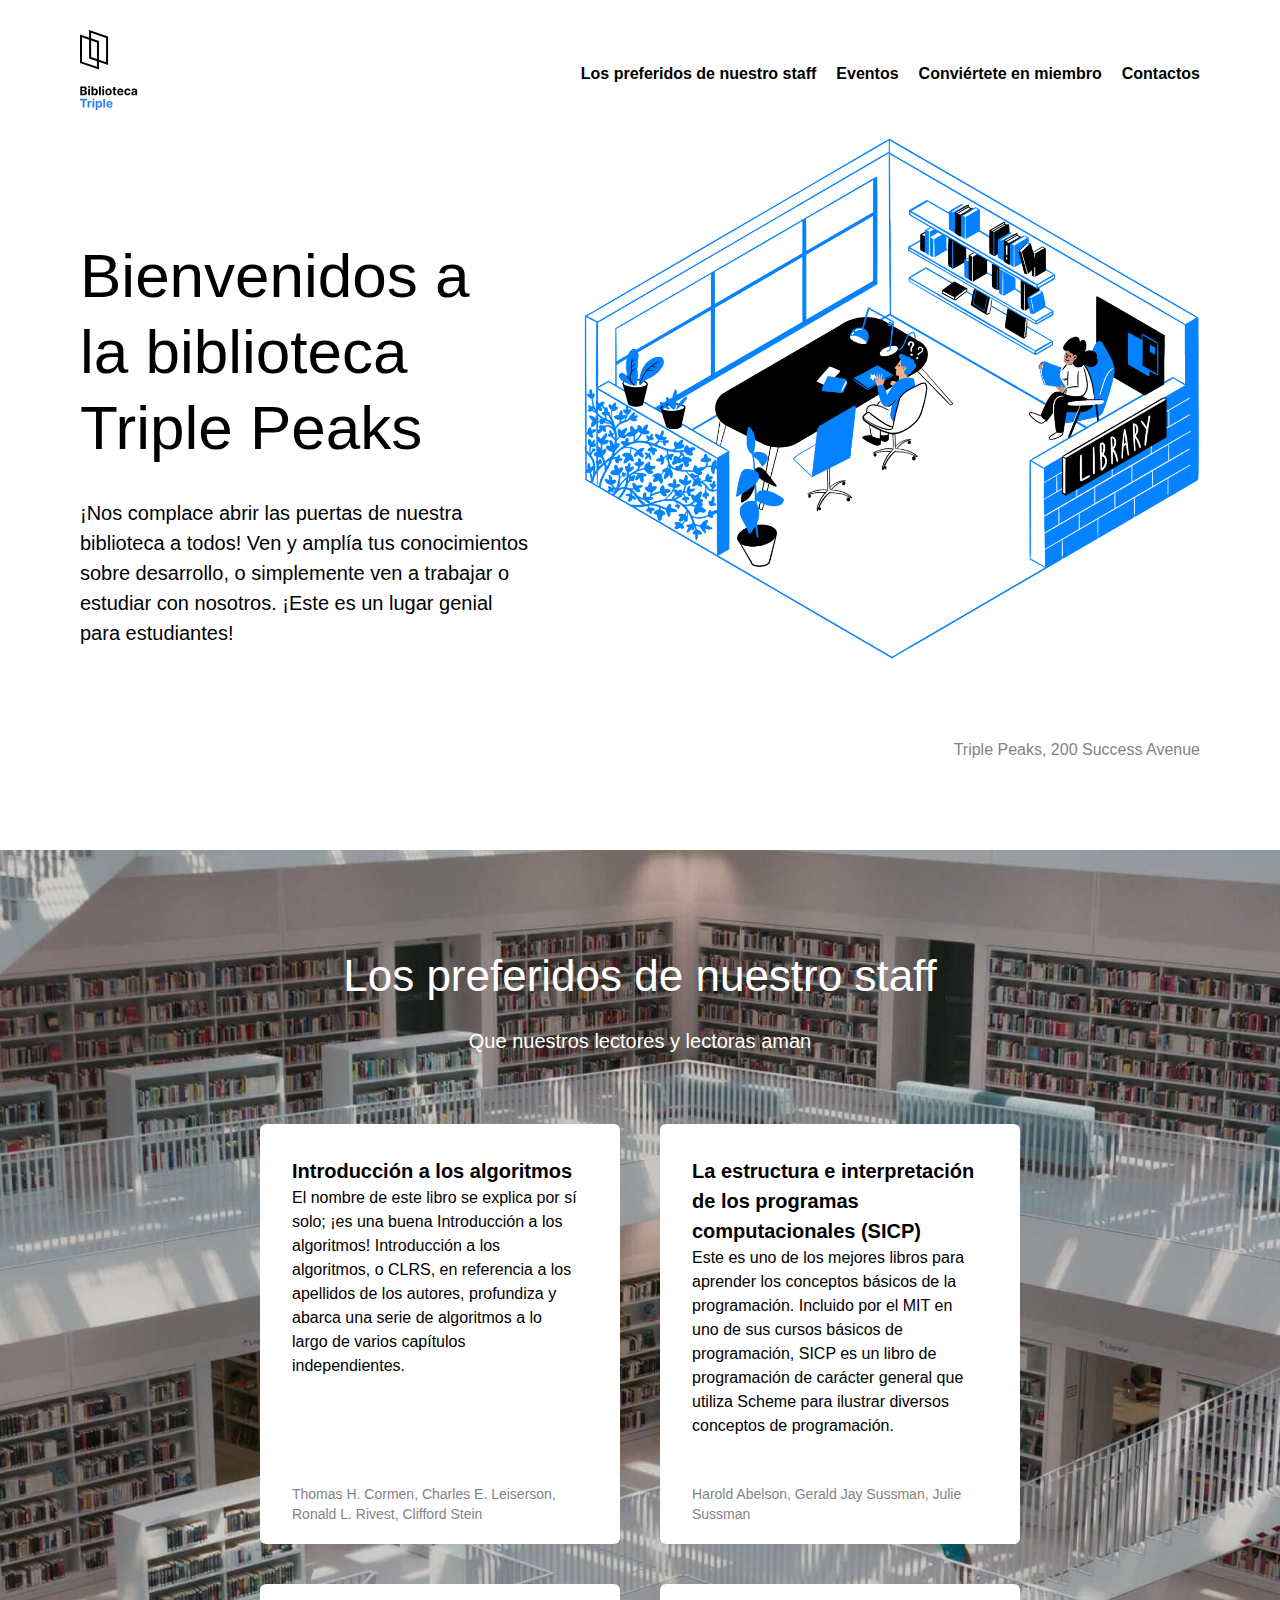
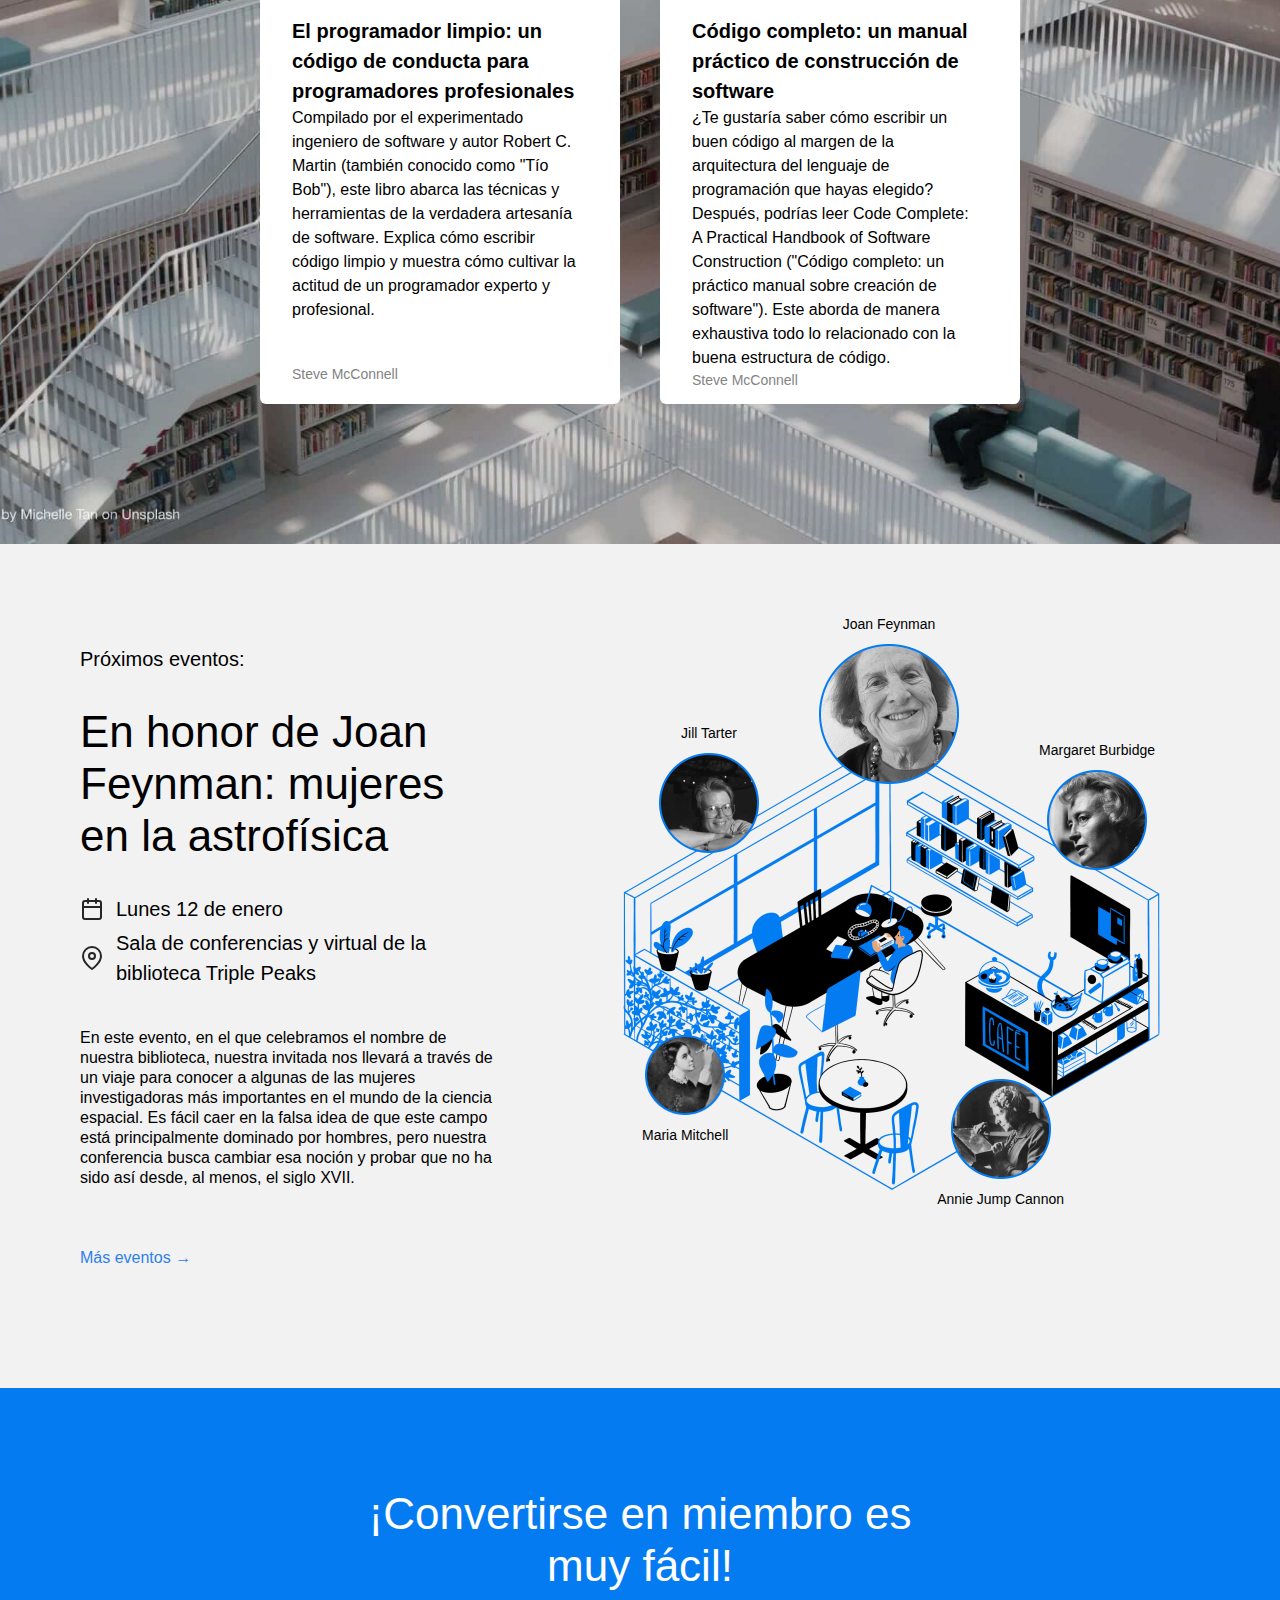
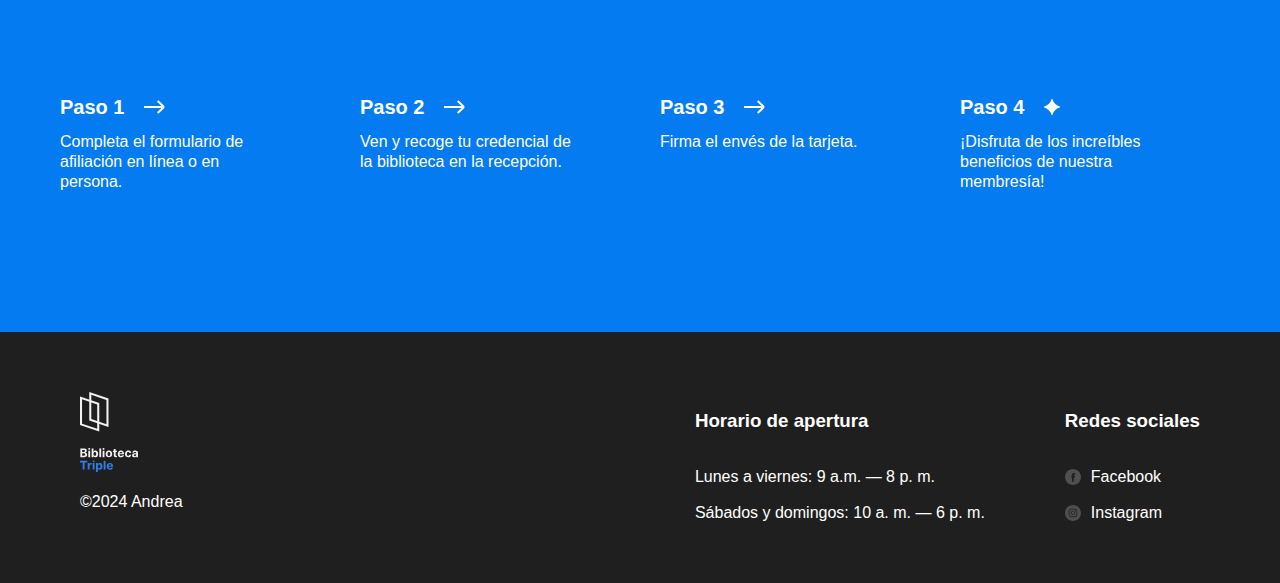
<file: index.html>
<!DOCTYPE html>
<html lang="es">
  <head>
    <meta charset="UTF-8" />
    <meta name="viewport" content="width=device-width, initial-scale=1.0" />
    <title>Biblioteca Triple Peaks</title>
    <link rel="shortcut icon" href="favicon.ico" />
    <link rel="stylesheet" href="./vendor/normalize.css" />
    <link rel="stylesheet" href="./styles/style.css" />
    <link rel="vendor" href="normalize.css" />
  </head>
  <body>
    <div class="page">
      <header class="header">
        <nav class="nav">
          <img
            src="./images/logo.svg"
            alt="Logotipo de la Biblioteca Triple Peaks"
            class="nav__logo"
          />
          <ul class="nav__links">
            <li>
              <a class="nav__link" href="#staff"
                >Los preferidos de nuestro staff</a
              >
            </li>
            <li>
              <a class="nav__link" href="#events">Eventos</a>
            </li>
            <li>
              <a class="nav__link" href="#membership">Conviértete en miembro</a>
            </li>
            <li>
              <a class="nav__link" href="#footer">Contactos</a>
            </li>
          </ul>
        </nav>

        <div class="header__content">
          <div>
            <h1 class="header__title">
              Bienvenidos a la biblioteca Triple Peaks
            </h1>
            <p class="header__description">
              ¡Nos complace abrir las puertas de nuestra biblioteca a todos! Ven
              y amplía tus conocimientos sobre desarrollo, o simplemente ven a
              trabajar o estudiar con nosotros. ¡Este es un lugar genial para
              estudiantes!
            </p>
          </div>

          <img
            src="./images/inside_the_library.png"
            alt="Ilustración 'Dentro de la biblioteca'"
            class="header__image"
          />
        </div>
        <div class="header__footer">
          <p class="header__address">Triple Peaks, 200 Success Avenue</p>
        </div>
      </header>

      <!--Segunda parte-->
      <main class="content">
        <section class="staff" id="staff">
          <h2 class="staff__title">Los preferidos de nuestro staff</h2>
          <p class="staff__subtitle">Que nuestros lectores y lectoras aman</p>
          <ul class="staff__cards">
            <li class="card">
              <div class="card__content">
                <h3 class="card__title">Introducción a los algoritmos</h3>
                <p class="card__text">
                  El nombre de este libro se explica por sí solo; ¡es una buena
                  Introducción a los algoritmos! Introducción a los algoritmos,
                  o CLRS, en referencia a los apellidos de los autores,
                  profundiza y abarca una serie de algoritmos a lo largo de
                  varios capítulos independientes.
                </p>
                <p class="card__footer">
                  Thomas H. Cormen, Charles E. Leiserson, Ronald L. Rivest,
                  Clifford Stein
                </p>
              </div>
            </li>

            <li class="card">
              <div class="card__content">
                <h3 class="card__title">
                  La estructura e interpretación de los programas
                  computacionales (SICP)
                </h3>
                <p class="card__text">
                  Este es uno de los mejores libros para aprender los conceptos
                  básicos de la programación. Incluido por el MIT en uno de sus
                  cursos básicos de programación, SICP es un libro de
                  programación de carácter general que utiliza Scheme para
                  ilustrar diversos conceptos de programación.
                </p>
                <p class="card__footer">
                  Harold Abelson, Gerald Jay Sussman, Julie Sussman
                </p>
              </div>
            </li>

            <li class="card">
              <div class="card__content">
                <h3 class="card__title">
                  El programador limpio: un código de conducta para
                  programadores profesionales
                </h3>
                <p class="card__text">
                  Compilado por el experimentado ingeniero de software y autor
                  Robert C. Martin (también conocido como "Tío Bob"), este libro
                  abarca las técnicas y herramientas de la verdadera artesanía
                  de software. Explica cómo escribir código limpio y muestra
                  cómo cultivar la actitud de un programador experto y
                  profesional.
                </p>
                <p class="card__footer">Steve McConnell</p>
              </div>
            </li>

            <li class="card">
              <div class="card__content">
                <h3 class="card__title">
                  Código completo: un manual práctico de construcción de
                  software
                </h3>
                <p class="card__text">
                  ¿Te gustaría saber cómo escribir un buen código al margen de
                  la arquitectura del lenguaje de programación que hayas
                  elegido? Después, podrías leer Code Complete: A Practical
                  Handbook of Software Construction ("Código completo: un
                  práctico manual sobre creación de software"). Este aborda de
                  manera exhaustiva todo lo relacionado con la buena estructura
                  de código.
                </p>
                <p class="card__footer">Steve McConnell</p>
              </div>
            </li>
          </ul>
        </section>
        <section class="events" id="events">
          <div class="events__content">
            <h2 class="events__heading">Próximos eventos:</h2>
            <h3 class="events__title">
              En honor de Joan Feynman: mujeres en la astrofísica
            </h3>
            <div class="event-info events__info-section">
              <div class="event-info__item">
                <img
                  src="./images/icon_calendar.svg"
                  alt="Calendar icon"
                  class="event-info__icon"
                />
                <p class="event-info__text">Lunes 12 de enero</p>
              </div>
              <div class="event-info__item">
                <img
                  src="./images/icon_pin.svg"
                  alt="Pin icon"
                  class="event-info__icon"
                />
                <p class="event-info__text">
                  Sala de conferencias y virtual de la biblioteca Triple Peaks
                </p>
              </div>
            </div>
            <p class="events__description">
              En este evento, en el que celebramos el nombre de nuestra
              biblioteca, nuestra invitada nos llevará a través de un viaje para
              conocer a algunas de las mujeres investigadoras más importantes en
              el mundo de la ciencia espacial. Es fácil caer en la falsa idea de
              que este campo está principalmente dominado por hombres, pero
              nuestra conferencia busca cambiar esa noción y probar que no ha
              sido así desde, al menos, el siglo XVII.
            </p>
            <a href="#" class="events__more">Más eventos &rarr;</a>
          </div>
          <div class="events__cover">
            <img
              src="images/cafe.png"
              alt="Cafetería de estudio"
              class="events__image"
            />
            <div class="person person_name_feynman">
              <p class="person__caption">Joan Feynman</p>
              <img
                src="images/person_feynman.png"
                alt="Fotografía de Joan Feynman"
                class="person__image person__image_size_l"
              />
            </div>
            <div class="person person_name_mitchell">
              <img
                src="images/person_mitchell.png"
                alt="Fotografía de Maria Mitchell"
                class="person__image person__image_size_s"
              />
              <p class="person__caption">Maria Mitchell</p>
            </div>
            <div class="person person_name_tarter">
              <p class="person__caption">Jill Tarter</p>
              <img
                src="images/person_tarter.png"
                alt="Fotografía de Jill Tarter"
                class="person__image person__image_size_m"
              />
            </div>
            <div class="person person_name_burbidge">
              <p class="person__caption">Margaret Burbidge</p>
              <img
                src="images/person_burbidge.png"
                alt="Fotografía de Margaret Burbidge"
                class="person__image person__image_size_m"
              />
            </div>
            <div class="person person_name_cannon">
              <img
                src="images/person_cannon.png"
                alt="Fotografía de Annie Jump Cannon"
                class="person__image person__image_size_m"
              />
              <p class="person__caption">Annie Jump Cannon</p>
            </div>
          </div>
        </section>
        <section class="membership" id="membership">
          <h2 class="membership__title">
            ¡Convertirse en miembro es muy fácil!
          </h2>
          <ul class="membership__steps">
            <li class="step">
              <h3 class="step__title">
                Paso 1
                <img
                  src="./images/icon_step_forward.svg"
                  alt="icon forward"
                  class="step__icon"
                />
              </h3>
              <p class="step__description">
                Completa el formulario de afiliación en línea o en persona.
              </p>
            </li>
            <li class="step">
              <h3 class="step__title">
                Paso 2
                <img
                  src="./images/icon_step_forward.svg"
                  alt="icon forward"
                  class="step__icon"
                />
              </h3>
              <p class="step__description">
                Ven y recoge tu credencial de la biblioteca en la recepción.
              </p>
            </li>
            <li class="step">
              <h3 class="step__title">
                Paso 3
                <img
                  src="./images/icon_step_forward.svg"
                  alt="icon forward"
                  class="step__icon"
                />
              </h3>
              <p class="step__description">Firma el envés de la tarjeta.</p>
            </li>
            <li class="step">
              <h3 class="step__title">
                Paso 4
                <img
                  src="./images/icon_step_finish.svg"
                  alt="icon finish"
                  class="step__icon"
                />
              </h3>
              <p class="step__description">
                ¡Disfruta de los increíbles beneficios de nuestra membresía!
              </p>
            </li>
          </ul>
        </section>
      </main>

      <footer class="footer" id="footer">
        <div class="footer__columns">
          <div class="footer__column">
            <img
              src="images/logo_white.svg"
              class="footer__logo"
              alt="Logo icon"
            />
          </div>

          <div class="footer__column footer__column_content_hours">
            <h3 class="footer__column-heading">Horario de apertura</h3>
            <ul class="footer__list">
              <li class="footer__list-item">
                Lunes a viernes: 9 a.m. — 8 p. m.
              </li>
              <li class="footer__list-item">
                Sábados y domingos: 10 a. m. — 6 p. m.
              </li>
            </ul>
          </div>

          <div class="footer__column footer__column_content_social">
            <h3 class="footer__column-heading">Redes sociales</h3>
            <ul class="footer__list">
              <li class="footer__list-item">
                <a href="#" class="footer__column-link">
                  <img
                    src="images/facebook_white.svg"
                    class="footer__social-icon"
                    alt="Facebook icon"
                  />
                  Facebook
                </a>
              </li>
              <li class="footer__list-item">
                <a href="#" class="footer__column-link">
                  <img
                    src="images/instagram_white.svg"
                    class="footer__social-icon"
                    alt="Instagram icon"
                  />
                  Instagram
                </a>
              </li>
            </ul>
          </div>

          <p class="footer__copyright">&copy;2024 Andrea</p>
        </div>
      </footer>
    </div>
    <!--Aquí se cierra div class="page"-->
  </body>
</html>
</file>
<file: styles/style.css>
.page {
  min-width: 1100px;
  max-width: 1600px;
  margin: auto;
  font-family: "Arial", sans-serif;
  font-size: 16px;
  line-height: 20px;
}

.header {
  display: flex;
  flex-direction: column;
  height: 100vh;
  min-height: 720px;
  max-height: 800px;
  padding: 30px 80px 40px;
  position: relative;
  box-sizing: border-box;
}

.nav {
  display: flex;
  justify-content: space-between;
  align-items: center;
}

.nav__logo {
  width: 58px;
  height: 80px;
}

.nav__links {
  display: flex;
  column-gap: 20px;
  list-style-type: none;
  padding: 0;
  margin: 8px 0 0;
}

.nav__link {
  color: #000000;
  text-decoration: none;
  font-family: sans-serif;
  font-weight: bold;
}

.header__content {
  display: flex;
  justify-content: space-between;
  column-gap: 32px;
}

.header__title {
  max-width: 635px;
  margin-top: 128px;
  margin-bottom: 32px;
  font-size: 62px;
  line-height: 76px;
  font-weight: 500;
}

.header__description {
  max-width: 515px;
  margin-top: 32px;
  font-size: 20px;
  line-height: 30px;
}

.header__image {
  display: flex;
  max-width: 636px;
}

.header__footer {
  margin-top: auto;
  width: 100%;
  display: flex;
  align-items: center;
  justify-content: flex-end;
  box-sizing: border-box;
}

.header__link {
  color: #2f80ed;
  text-decoration: none;
}

.header__address {
  margin: 0;
  color: #838383;
}

.staff {
  padding: 100px 0 140px;
  background-image: url("../images/staff_picks_background.jpg");
  background-size: cover;
  background-position: center;
  background-repeat: no-repeat;
}

.content {
  padding: 50px 0 0;
}

.staff__title {
  text-align: center;
  font-size: 44px;
  line-height: 52px;
  font-weight: 400;
  margin: 0 0 24px;
  color: #ffffff;
}

.staff__subtitle {
  text-align: center;
  font-size: 20px;
  line-height: 30px;
  font-weight: 400;
  margin: 0;
  color: #ffffff;
}

.staff__cards {
  display: flex;
  max-width: 760px;
  margin: 68px auto 0;
  flex-wrap: wrap;
  justify-content: center;
  row-gap: 40px;
  column-gap: 40px;
  padding-left: 0;
  list-style-type: none;
}

.card {
  background-color: #fff;
  border-radius: 6px;
  padding: 32px 40px 20px 32px;
  box-sizing: border-box;
  max-width: 760px;
  width: 360px;
  height: 420px;
}

.card__content {
  width: 100%;
  height: 100%;
  display: flex;
  flex-direction: column;
}

.card__title {
  font-size: 20px;
  line-height: 30px;
  font-weight: 700;
  margin: 0;
}

.card__text {
  margin: 20px 0 0;
  font-size: 16px;
  line-height: 24px;
  display: contents;
}

.card__footer {
  margin: 0;
  margin-top: auto;
  font-size: 14px;
  line-height: 20px;
  color: #838383;
}

.events {
  padding: 100px 0 120px 80px;
  display: flex;
  align-items: start;
  justify-content: space-between;
  box-sizing: border-box;
  background-color: #f2f2f2;
}

.events__content {
  flex-basis: 580px;
}

.events__heading {
  font-size: 20px;
  font-weight: 500;
  line-height: 30px;
  margin: 0;
}

.events__title {
  font-size: 44px;
  font-weight: 500;
  line-height: 52px;
  margin: 32px 0 0;
}

.events__info-section {
  margin-top: 32px;
}

.event-info__item {
  display: flex;
  align-items: center;
  margin-bottom: 4px;
  font-weight: 500;
}

.event-info__icon {
  background-repeat: no-repeat;
  background-position: center;
  margin-right: 12px;
  width: 24px;
  height: 24px;
}

.event-info__text {
  font-size: 20px;
  font-weight: 500;
  line-height: 30px;
  margin: 0;
}

.events__description {
  margin: 40px 0 60px;
}

.events__more {
  color: #2f80ed;
  text-decoration: none;
}

.events__cover {
  display: flex;
  flex-grow: 1;
  flex-shrink: 0;
  flex-basis: 780px;
  max-width: 780px;
  position: relative;
}

.events__image {
  max-width: 100%;
}

.person {
  position: absolute;
  display: flex;
  align-items: center;
  flex-direction: column;
  gap: 10px;
}

.person_name_feynman {
  left: 319px;
  top: -30px;
}

.person_name_burbidge {
  top: 96px;
  right: 125px;
}

.person_name_cannon {
  bottom: 18px;
  right: 216px;
}

.person_name_mitchell {
  bottom: 82px;
  left: 142px;
}

.person_name_tarter {
  top: 79px;
  left: 159px;
}

.person__image {
  max-width: 100%;
}

.person__image_size_l {
  width: 140px;
}

.person__image_size_m {
  width: 100px;
}

.person__image_size_s {
  width: 80px;
}

.person__caption {
  text-align: center;
  font-size: 14px;
  margin: 0;
}

.membership {
  padding: 100px 0 140px;
  background-color: #057bf2;
  color: #ffffff;
}

.membership__title {
  max-width: 574px;
  margin: 0 auto;
  text-align: center;
  font-size: 44px;
  font-weight: 500;
  line-height: 52px;
}

.membership__steps {
  list-style-type: none;
  padding: 0;
  margin: 100px 0 0;
  display: flex;
  flex-direction: row;
  justify-content: center;
  column-gap: 40px;
}

.step {
  margin-right: 40px;
  flex-basis: 220px;
}

.step__title {
  margin: 0;
  font-size: 20px;
  line-height: 30px;
  font-weight: 700;
  display: flex;
  align-items: center;
}

.step__icon {
  margin-left: 20px;
}

.step__description {
  margin: 10px 0 0;
}

.footer {
  box-sizing: border-box;
  background-color: #1f1f1f;
  color: #fff;
  padding: 60px 80px;
}

.footer__columns {
  display: flex;
  position: relative;
}

.footer__column {
  display: inline-block;
}

.footer__column_content_hours {
  margin-left: auto;
}

.footer__column_content_social {
  display: flex;
  flex-direction: column;
  margin-left: 80px;
}

.footer__logo {
  width: 58px;
  height: 80px;
  margin-right: auto;
}

.footer__column-heading {
  margin-bottom: 20px;
}

.footer__list {
  list-style-type: none;
  padding: 0;
  margin: 0;
}

.footer__list-item {
  padding-top: 16px;
}

.footer__column-link {
  color: white;
  text-decoration: none;
  display: flex;
  align-items: center;
  column-gap: 10px;
}

.footer__social-icon {
  width: 16px;
  height: 16px;
}

.footer__copyright {
  position: absolute;
  margin-top: 100px;
}
</file>
